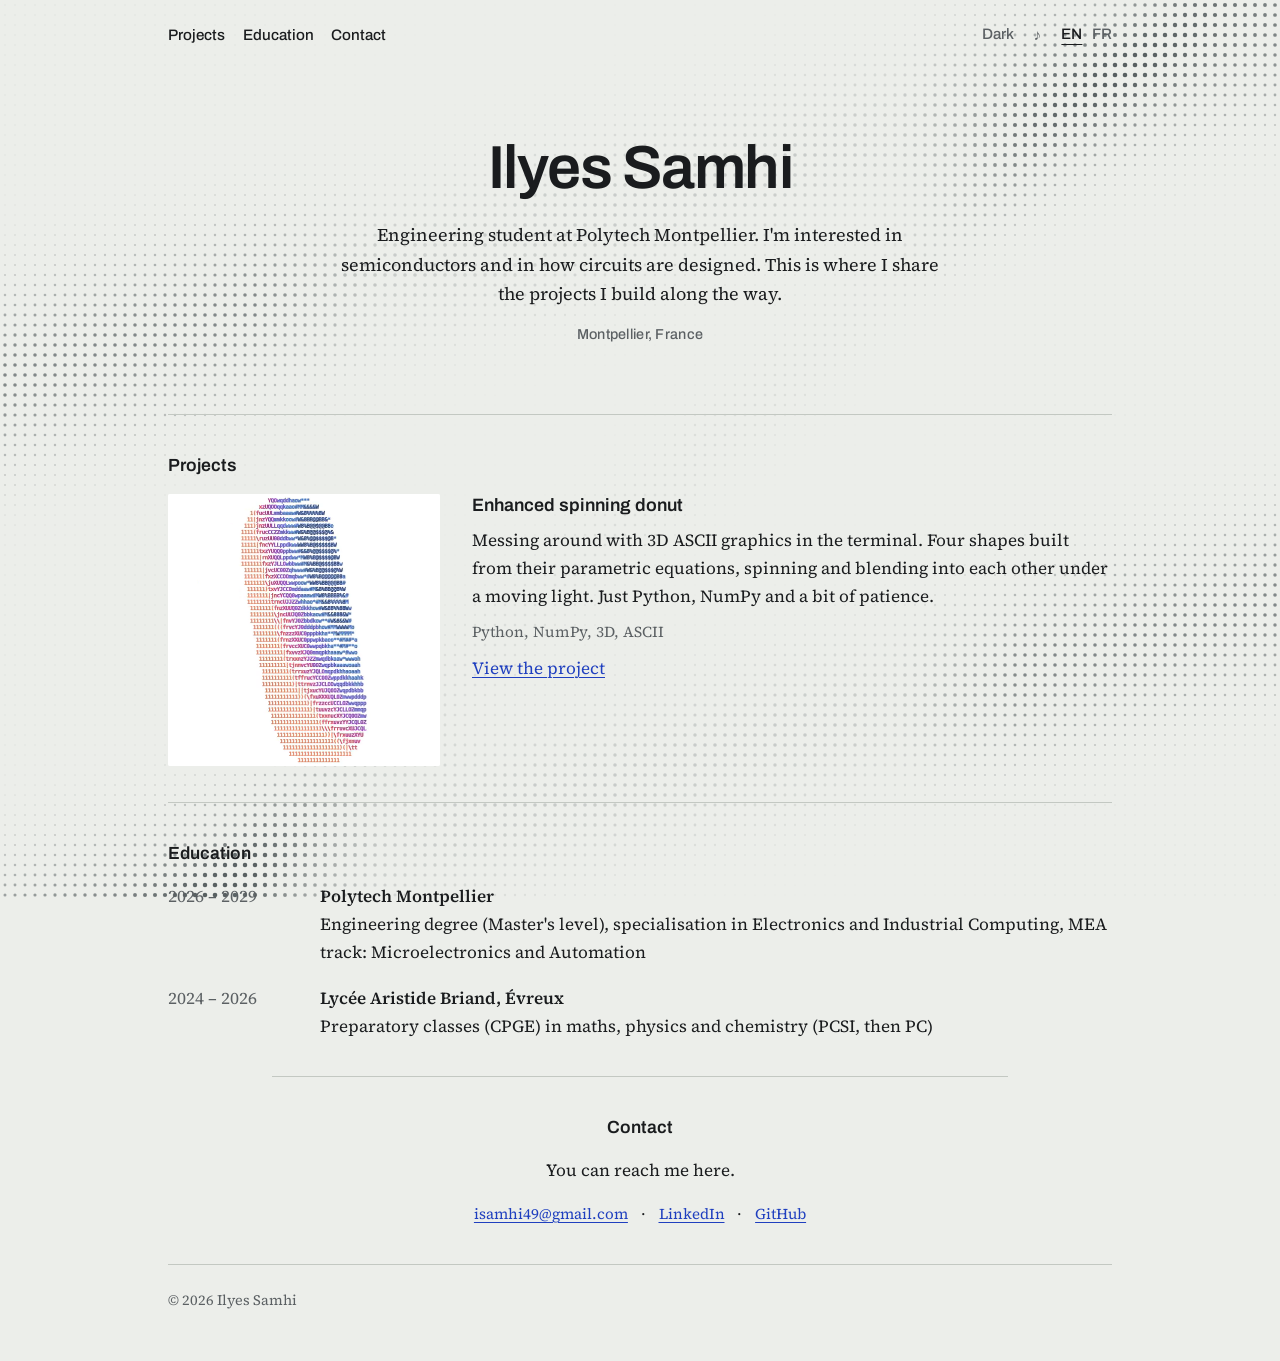
<file: index.html>
<!DOCTYPE html>
<html lang="en">
<head>
<meta charset="utf-8">
<meta name="viewport" content="width=device-width, initial-scale=1">
<meta name="color-scheme" content="light dark">
<title>Ilyes Samhi – Engineering student at Polytech Montpellier</title>
<meta name="description" content="Projects by Ilyes Samhi, engineering student at Polytech Montpellier.">

<link rel="canonical" href="https://ilyes-samhi.github.io/">
<meta name="theme-color" content="#ECEEEA">

<!-- Aperçu quand on partage le lien (LinkedIn, Discord, iMessage, X...) -->
<meta property="og:type" content="website">
<meta property="og:site_name" content="Ilyes Samhi">
<meta property="og:title" content="Ilyes Samhi – Engineering student at Polytech Montpellier">
<meta property="og:description" content="Projects by Ilyes Samhi, engineering student at Polytech Montpellier.">
<meta property="og:url" content="https://ilyes-samhi.github.io/">
<meta property="og:image" content="https://ilyes-samhi.github.io/img/og-image.png">
<meta property="og:image:width" content="1200">
<meta property="og:image:height" content="630">
<meta property="og:image:alt" content="Ilyes Samhi, engineering student at Polytech Montpellier">
<meta property="og:locale" content="en_US">
<meta property="og:locale:alternate" content="fr_FR">
<meta name="twitter:card" content="summary_large_image">

<!-- Thème : choix mémorisé, sinon celui du système. Posé tout de suite pour éviter un flash. -->
<script>
(function () {
  var t = null;
  try { t = localStorage.getItem('theme'); } catch (e) {}
  if (t !== 'light' && t !== 'dark') t = matchMedia('(prefers-color-scheme: dark)').matches ? 'dark' : 'light';
  document.documentElement.dataset.theme = t;
  var tc = document.querySelector('meta[name="theme-color"]');   // couleur de la barre du navigateur (mobile)
  if (tc) tc.content = t === 'dark' ? '#14171A' : '#ECEEEA';
})();
</script>

<!-- Polices hébergées (voir css/fonts.css) : on précharge les deux principales -->
<link rel="preload" href="fonts/archivo-latin-600-normal.woff2" as="font" type="font/woff2" crossorigin>
<link rel="preload" href="fonts/source-serif-4-latin-400-normal.woff2" as="font" type="font/woff2" crossorigin>

<!-- Icône de l'onglet (favicon) -->
<link rel="icon" href="favicon.ico" sizes="48x48">


<!-- ===== CSS : l'ordre compte (variables d'abord, responsive en dernier) ===== -->
<link rel="stylesheet" href="css/fonts.css">
<link rel="stylesheet" href="css/variables.css">
<link rel="stylesheet" href="css/base.css">
<link rel="stylesheet" href="css/layout.css">
<link rel="stylesheet" href="css/components.css">
<link rel="stylesheet" href="css/responsive.css">

<!-- ===== JS : l'ordre compte aussi ! =====
     "defer" = le script s'exécute après le chargement de la page, en gardant cet ordre.
     1. config + utils (utilisés par tout le monde)
     2. data (textes, projets)
     3. modules (le fonctionnement)
     4. main (démarre tout) -->
<script defer src="js/config.js"></script>
<script defer src="js/utils.js"></script>
<script defer src="js/data/translations.js"></script>
<script defer src="js/data/projects.js"></script>
<script defer src="js/modules/i18n.js"></script>
<script defer src="js/modules/background.js"></script>
<script defer src="js/modules/audio.js"></script>
<script defer src="js/modules/projects.js"></script>
<script defer src="js/modules/ui.js"></script>
<script defer src="js/main.js"></script>
</head>

<body>
<!-- NOTE SUR LES TEXTES : les textes ci-dessous (en anglais) servent de "secours"
     (JS désactivé, moteurs de recherche). js/data/translations.js les remplace au chargement.
     data-i="clé" = traduction à insérer ; data-i-aria="clé" = idem pour aria-label. -->

<!-- Canvas du fond animé (dessiné par js/modules/background.js) -->
<canvas id="bg" aria-hidden="true"></canvas>

<!-- .wrap = le contenu centré, au-dessus du fond -->
<div class="wrap">

<!-- ===== EN-TÊTE : navigation, thème, son, langue ===== -->
<header class="top">
  <nav data-i-aria="nav" aria-label="Main navigation">
    <a href="#projects" data-i="n_proj">Projects</a><a href="#education" data-i="n_edu">Education</a><a href="#contact" data-i="n_contact">Contact</a>
  </nav>
  <div class="right">
    <!-- Thème clair / sombre : texte géré par js/modules/ui.js -->
    <button class="tbtn" id="theme" type="button">Dark</button>
    <!-- Son : le texte du bouton est géré par js/modules/ui.js -->
    <button class="tbtn" id="snd" type="button" aria-pressed="false" aria-label="Sound off">♪</button>
    <!-- Langues : pour en ajouter une, ajoute un bouton ici (data-lang="code")
         + un bloc dans translations.js -->
    <div class="lang" role="group" aria-label="Language">
      <button type="button" data-lang="en" aria-pressed="true">EN</button>
      <button type="button" data-lang="fr" aria-pressed="false">FR</button>
    </div>
  </div>
</header>

<main>
  <!-- ===== HERO : nom + présentation + ville ===== -->
  <div class="hero">
    <h1>Ilyes Samhi</h1>
    <p class="lead" data-i="lead">Engineering student at Polytech Montpellier. I'm interested in semiconductors and in how circuits are designed. This is where I share the projects I build along the way.</p>
    <p class="loc">Montpellier, France</p>
  </div>

  <!-- ===== PROJETS =====
       - #projects-list est rempli automatiquement depuis js/data/projects.js
       - Le paragraphe "note" ne s'affiche que s'il n'y a AUCUN projet. -->
  <section id="projects">
    <h2 data-i="h_proj">Projects</h2>
    <p class="note" data-i="proj">Nothing finished to show just yet. This section will be updated very soon, so check back shortly.</p>
    <div id="projects-list" class="projects"></div>
  </section>

  <!-- ===== FORMATION : pour ajouter une étape, copie un <li> =====
       (ajoute aussi la clé de texte dans translations.js) -->
  <section id="education">
    <h2 data-i="h_edu">Education</h2>
    <ul class="timeline">
      <li><span class="date">2026 – 2029</span><span><strong>Polytech Montpellier</strong><br><span data-i="edu1">Engineering degree (Master's level), specialisation in Electronics and Industrial Computing, MEA track: Microelectronics and Automation</span></span></li>
      <li><span class="date">2024 – 2026</span><span><strong>Lycée Aristide Briand, Évreux</strong><br><span data-i="edu2">Preparatory classes (CPGE) in maths, physics and chemistry (PCSI, then PC)</span></span></li>
    </ul>
  </section>

  <!-- ===== CONTACT ===== -->
  <section id="contact">
    <h2 data-i="h_contact">Contact</h2>
    <p data-i="contact">You can reach me here.</p>
    <p><a href="mailto:isamhi49@gmail.com">isamhi49@gmail.com</a>
    <span aria-hidden="true"> · </span><a href="https://www.linkedin.com/in/ilyes-samhi/">LinkedIn</a>
    <span aria-hidden="true"> · </span><a href="https://github.com/ilyes-samhi">GitHub</a></p>
  </section>
</main>

<!-- L'année est remplie automatiquement par js/modules/ui.js -->
<footer>© <span id="y"></span> Ilyes Samhi</footer>
</div>

<!-- Bouton "retour en haut" (apparaît quand on a scrollé, géré par ui.js) -->
<button id="top" class="totop" type="button" data-i-aria="top" aria-label="Back to top">↑</button>

</body>
</html>
</file>
<file: css/fonts.css>
/* =====================================================
   FONTS : polices hébergées sur le site (aucune requête vers Google).
   Archivo (titres, interface) et Source Serif 4 (texte), sous-ensemble latin :
   couvre le français et l'anglais. Licences : dossier fonts/.
   ===================================================== */
@font-face { font-family: "Archivo"; font-style: normal; font-weight: 500; font-display: swap;
  src: url("../fonts/archivo-latin-500-normal.woff2") format("woff2"); }
@font-face { font-family: "Archivo"; font-style: normal; font-weight: 600; font-display: swap;
  src: url("../fonts/archivo-latin-600-normal.woff2") format("woff2"); }
@font-face { font-family: "Source Serif 4"; font-style: normal; font-weight: 400; font-display: swap;
  src: url("../fonts/source-serif-4-latin-400-normal.woff2") format("woff2"); }
@font-face { font-family: "Source Serif 4"; font-style: normal; font-weight: 600; font-display: swap;
  src: url("../fonts/source-serif-4-latin-600-normal.woff2") format("woff2"); }
</file>
<file: css/variables.css>
/* =====================================================
   VARIABLES : couleurs, polices, tailles globales.
   Pour changer l'apparence de TOUT le site, modifie ici.
   Dans les autres fichiers, on les utilise avec var(--nom).
   ===================================================== */
:root {
  --bg: #ECEEEA;      /* fond de la page (gris très clair, légèrement verdâtre) */
  --ink: #1A1C1E;     /* texte principal */
  --muted: #5B6063;   /* texte secondaire */
  --line: #C3C8C2;    /* traits fins, bordures */
  --link: #1F3FBF;    /* liens (bleu outremer) */

  /* Polices : la première est utilisée, les suivantes servent de secours */
  --head: "Archivo", "Helvetica Neue", Arial, sans-serif;
  --body: "Source Serif 4", Georgia, "Times New Roman", serif;

  /* Largeur maximale du contenu */
  --page-width: 62rem;
}


/* ----- Thème sombre : posé par js/modules/ui.js (data-theme sur <html>) ----- */
:root[data-theme="dark"] {
  --bg: #14171A;
  --ink: #E6E8E4;
  --muted: #9AA09C;
  --line: #2E3436;
  --link: #93A8FF;
}
</file>
<file: css/base.css>
/* =====================================================
   BASE : réglages généraux appliqués à toute la page
   ===================================================== */

* { box-sizing: border-box; }

/* Défilement fluide vers les ancres, sauf si l'utilisateur a demandé moins d'animations */
@media (prefers-reduced-motion: no-preference) {
  html { scroll-behavior: smooth; }
}

body {
  margin: 0;
  background: var(--bg);
  color: var(--ink);
  font: 400 1.0625rem/1.65 var(--body);
  -webkit-font-smoothing: antialiased;
  overflow-x: hidden;
}

a { color: var(--link); text-underline-offset: 3px; text-decoration-thickness: 1px; }
a:hover { text-decoration-thickness: 2px; }

/* Contour visible quand on navigue au clavier (accessibilité) */
a:focus-visible, button:focus-visible {
  outline: 2px solid var(--link);
  outline-offset: 3px;
}
</file>
<file: css/layout.css>
/* =====================================================
   LAYOUT : la mise en page (où sont placés les gros blocs)
   Une seule colonne : le hero et le contact sont centrés, le reste est aligné à gauche.
   ===================================================== */

.wrap {
  position: relative;
  z-index: 1;
  max-width: var(--page-width);
  margin: 0 auto;
  padding: 0 1.5rem;
}

/* Canvas du fond animé : fixe, derrière tout, les clics le traversent */
#bg {
  position: fixed;
  top: 0;
  left: 0;
  z-index: 0;
  pointer-events: none;
}

/* ----- En-tête ----- */
header.top {
  display: flex;
  justify-content: space-between;
  align-items: center;
  padding: 1.25rem 0;
  gap: 1rem;
  flex-wrap: wrap;
}
header.top strong { font: 600 1rem var(--head); }
.right { display: flex; align-items: center; gap: 1.25rem; flex-wrap: wrap; }

/* ----- Hero : centré (nom, présentation, ville) ----- */
.hero { padding: 4.25rem 0 4.5rem; max-width: 46rem; margin: 0 auto; text-align: center; }
.hero h1 {
  font: 600 clamp(2.35rem, 5.8vw, 3.8rem)/1.08 var(--head);
  margin: 0 0 1.15rem;
  letter-spacing: -.025em;
}
.lead { font-size: 1.12rem; line-height: 1.65; max-width: 39rem; margin: 0 auto; }
.loc { margin: 1.1rem 0 0; color: var(--muted); font: 500 .9rem var(--head); letter-spacing: .02em; }

/* ----- Sections : une seule colonne de lecture, titre au-dessus ----- */
section { padding: 2.5rem 0 2.25rem; border-top: 1px solid var(--line); }
#contact { max-width: 46rem; margin: 0 auto; text-align: center; }
#contact > p { margin-left: auto; margin-right: auto; }
#contact > p:last-child { font-size: .94rem; line-height: 1.9; }
#contact > p:last-child a { display: inline-block; margin: 0 .55rem; }
h2 { font: 600 1.1rem/1.3 var(--head); margin: 0 0 1rem; }
section p { max-width: 40rem; margin: 0 0 1rem; }
section p:last-child { margin-bottom: 0; }

/* ----- Pied de page ----- */
footer {
  padding: 1.5rem 0 3rem;
  color: var(--muted);
  font-size: .9rem;
  border-top: 1px solid var(--line);
}
</file>
<file: css/components.css>
/* =====================================================
   COMPONENTS : les petits éléments réutilisables
   ===================================================== */

/* ----- Menu de navigation ----- */
nav a {
  margin-right: 1.1rem;
  color: var(--ink);
  font: 500 .95rem var(--head);
  text-decoration: none;
}
nav a:last-child { margin-right: 0; }
nav a:hover { text-decoration: underline; text-decoration-thickness: 1px; text-underline-offset: 5px; }

/* ----- Boutons de l'en-tête (thème, musique, langue) : du simple texte ----- */
.tbtn, .lang button {
  font: 500 .95rem var(--head);
  background: none;
  border: 0;
  padding: 0;
  color: var(--muted);
  cursor: pointer;
}
.tbtn:hover, .lang button:hover { color: var(--ink); }
.tbtn[aria-pressed="true"], .lang button[aria-pressed="true"] {
  color: var(--ink);
  text-decoration: underline;
  text-underline-offset: 5px;
  text-decoration-thickness: 1px;
}
.lang { display: flex; gap: .6rem; }

/* ----- Formation : date | description ----- */
.timeline { list-style: none; margin: 0; padding: 0; display: grid; gap: 1.1rem; }
.timeline li { display: grid; grid-template-columns: 8rem 1fr; gap: 1.5rem; }
.date { color: var(--muted); font-variant-numeric: tabular-nums; }

/* ----- Message "aucun projet" ----- */
.note { color: var(--muted); }

/* ----- Bouton "retour en haut" ----- */
.totop {
  position: fixed;
  right: 1.25rem;
  bottom: 1.25rem;
  z-index: 5;
  width: 42px;
  height: 42px;
  border-radius: 2px;
  border: 1px solid var(--muted);
  background: var(--bg);
  color: var(--ink);
  font: 500 1.1rem var(--head);
  cursor: pointer;
  opacity: 0;
  visibility: hidden;
}
.totop.show { opacity: 1; visibility: visible; }
.totop:hover { background: var(--ink); color: var(--bg); }

/* ----- Projets (générés par js/modules/projects.js) ----- */
.project { display: grid; gap: 0 2rem; align-content: start; }
/* Avec un visuel (vidéo ou image, classe .media) : visuel à gauche, texte à droite */
.project:has(> .media) { grid-template-columns: minmax(0, 17rem) 1fr; grid-template-rows: repeat(4, auto) 1fr; }
.project:has(> .media) > .media { grid-column: 1; grid-row: 1 / span 5; align-self: start; }
.project:has(> .media) > :not(.media) { grid-column: 2; }
.project + .project { margin-top: 2rem; padding-top: 2rem; border-top: 1px solid var(--line); }
.project h3 { font: 600 1.12rem/1.3 var(--head); margin: 0 0 .5rem; }
.project p { margin: 0 0 .6rem; }
.project a { justify-self: start; }
.tags { list-style: none; display: flex; flex-wrap: wrap; margin: 0 0 .6rem; padding: 0; color: var(--muted); font-size: .95rem; }
.tags li:not(:last-child)::after { content: ",\00a0"; }
.media {
  display: block;
  width: 100%;
  height: auto;
  border-radius: 2px;
  background: #000;   /* la vidéo sombre a un fond noir de terminal */
}
/* La vidéo du thème clair a un fond blanc */
:root:not([data-theme="dark"]) video.media { background: #fff; }
</file>
<file: css/responsive.css>
/* =====================================================
   RESPONSIVE : adaptation aux petits écrans (tablette / téléphone)
   ===================================================== */
@media (max-width: 760px) {
  .hero { padding: 2.8rem 0 3.2rem; }
  .hero h1 { font-size: clamp(2.25rem, 10vw, 3.2rem); }
  .lead { font-size: 1.02rem; }
  header.top { align-items: flex-start; }
  .right { gap: .8rem; }
  #contact > p:last-child a { margin: 0 .35rem; }

  .timeline li { grid-template-columns: 1fr; gap: .1rem; }
  .project:has(> .media) { grid-template-columns: 1fr; grid-template-rows: none; }
  .project:has(> .media) > .media { grid-row: auto; margin-bottom: 1rem; }
  .project:has(> .media) > :not(.media) { grid-column: 1; }
}
</file>
